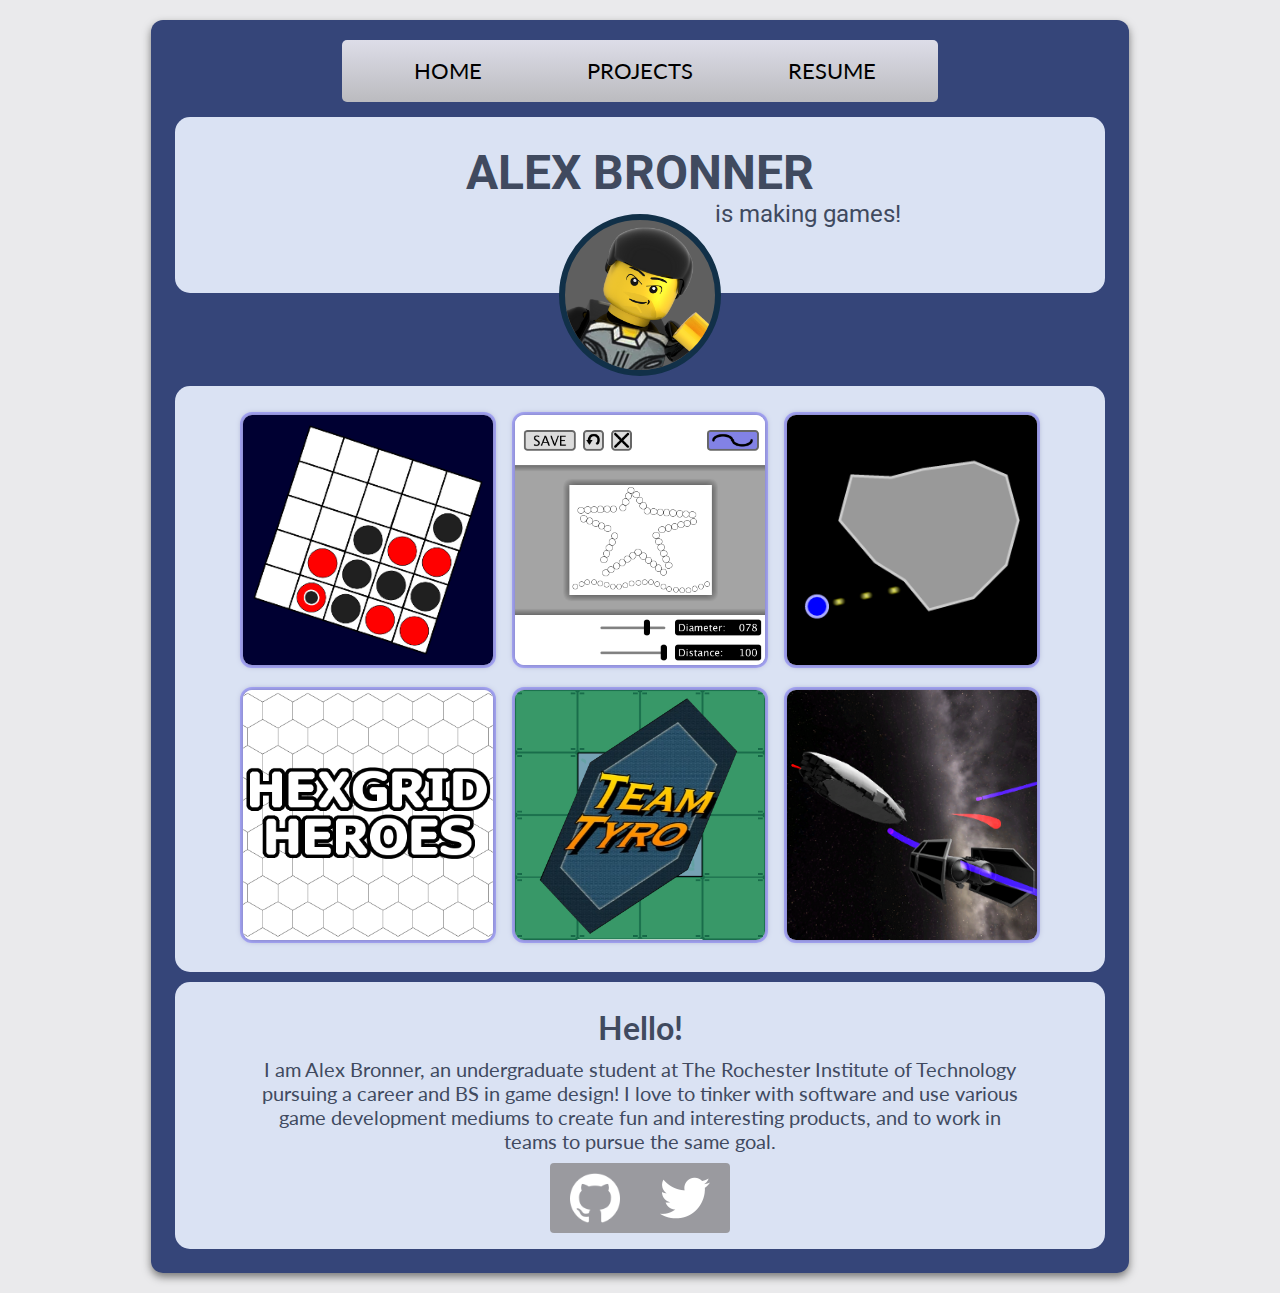
<file: index.html>
<!doctype html>
<html lang="en">
	<head>
		<meta charset="utf-8">
		<title>Home</title>
		<link rel="stylesheet" type="text/css" href="css/main.css"/>
		<link rel="stylesheet" type="text/css" href="http://fonts.googleapis.com/css?family=Lato"/>
		<link rel="stylesheet" type="text/css" href="http://fonts.googleapis.com/css?family=Roboto:500"/>
	</head>
	<body>
		<div id="border_super">
			<div id="border">
				<nav>
					<ul id="nav_list">
						<li class="nav_lvl_1"><a class="nav_a" href="javascript:void(0)">HOME</a></li>
						<li class="nav_lvl_1"><a class="nav_a" href="javascript:void(0)">PROJECTS</a>
							<ul class="nav_drop">
								<li class="nav_lvl_2"><a class="nav_a" href="item_rota.html">ROTA</a></li>
								<li class="nav_lvl_2"><a class="nav_a" href="item_bubbles.html">BUBBLES</a></li>
								<li class="nav_lvl_2"><a class="nav_a" href="item_impact.html">IMPACT</a></li>
								<li class="nav_lvl_2"><a class="nav_a" href="item_hexgrid.html">HEXGRID HEROES</a></li>
								<li class="nav_lvl_2"><a class="nav_a" href="item_tyro.html">TEAM TYRO</a></li>
								<li class="nav_lvl_2"><a class="nav_a" href="item_space.html">AUTONOMOUS SPACE SIM</a></li>
							</ul>
						</li>
						<li class="nav_lvl_1"><a class="nav_a" href="resume.pdf" target="_blank">RESUME</a>
					</ul>
				</nav>
				<header style="padding-bottom: 75px; margin-bottom: -79px;">
					<h1>ALEX BRONNER</h1>
					<p id="tilt_text">is making games!</p>
				</header>
				<img
					class="icon_pic"
					src="media/icon.png"
					alt="Icon">
				<article class="content" id="port">
					<ul id="port_list">
						<li class="port_item">
							<a class="port_a" href="item_rota.html">
								<h2 class="port_title">ROTA</h2>
								<div class="port_tint">
									<img
										class="port_pic"
										src="media/button_rota.png"
										alt="Portfolio item">
								</div>
							</a>
						</li>
						<li class="port_item">
							<a class="port_a" href="item_bubbles.html">
								<h2 class="port_title">BUBBLES</h2>
								<div class="port_tint">
									<img
										class="port_pic"
										src="media/button_bubbles.png"
										alt="Portfolio item">
								</div>
							</a>
						</li>
						<li class="port_item">
							<a class="port_a" href="item_impact.html">
								<h2 class="port_title">IMPACT</h2>
								<div class="port_tint">
									<img
										class="port_pic"
										src="media/button_impact.png"
										alt="Portfolio item">
								</div>
							</a>
						</li>
						<li class="port_item">
							<a class="port_a" href="item_hexgrid.html">
								<h2 class="port_title">HEXGRID HEROES</h2>
								<div class="port_tint">
									<img
										class="port_pic"
										src="media/button_hexgrid.png"
										alt="Portfolio item">
								</div>
							</a>
						</li>
						<li class="port_item">
							<a class="port_a" href="item_tyro.html">
								<h2 class="port_title">TEAM TYRO</h2>
								<div class="port_tint">
									<img
										class="port_pic"
										src="media/button_teamtyro.png"
										alt="Portfolio item">
								</div>
							</a>
						</li>
						<li class="port_item">
							<a class="port_a" href="item_space.html">
								<h2 class="port_title">AUTONOMOUS SPACE SIM</h2>
								<div class="port_tint">
									<img
										class="port_pic"
										src="media/button_tie.png"
										alt="Portfolio item">
								</div>
							</a>
						</li>
					</ul>
				</article>
				<footer>
					<div id="footer_top">
						<h3 id="yo">Hello!</h3>
						<p id="yoparagraph">
							I am Alex Bronner, an undergraduate student at The Rochester Institute of Technology pursuing a career and BS in game design!
							I love to tinker with software and use various game development mediums to create fun and interesting products, and to work in teams to pursue the same goal.	
						</p>
					</div>
					<div class="footer_bottom">
						<div id="git_button">
							<a href="https://github.com/Alcom1">
								<img
									src="media/git.png"
									alt="Portfolio item">
							</a>
						</div>
						<div id="twitter_button">
							<a href="https://twitter.com/AlcomIsst">
								<img
									src="media/twitter.png"
									alt="Portfolio item">
							</a>
						</div>
					</div>
				</footer>
			</div>
		</div>
	</body>
</html>
</file>
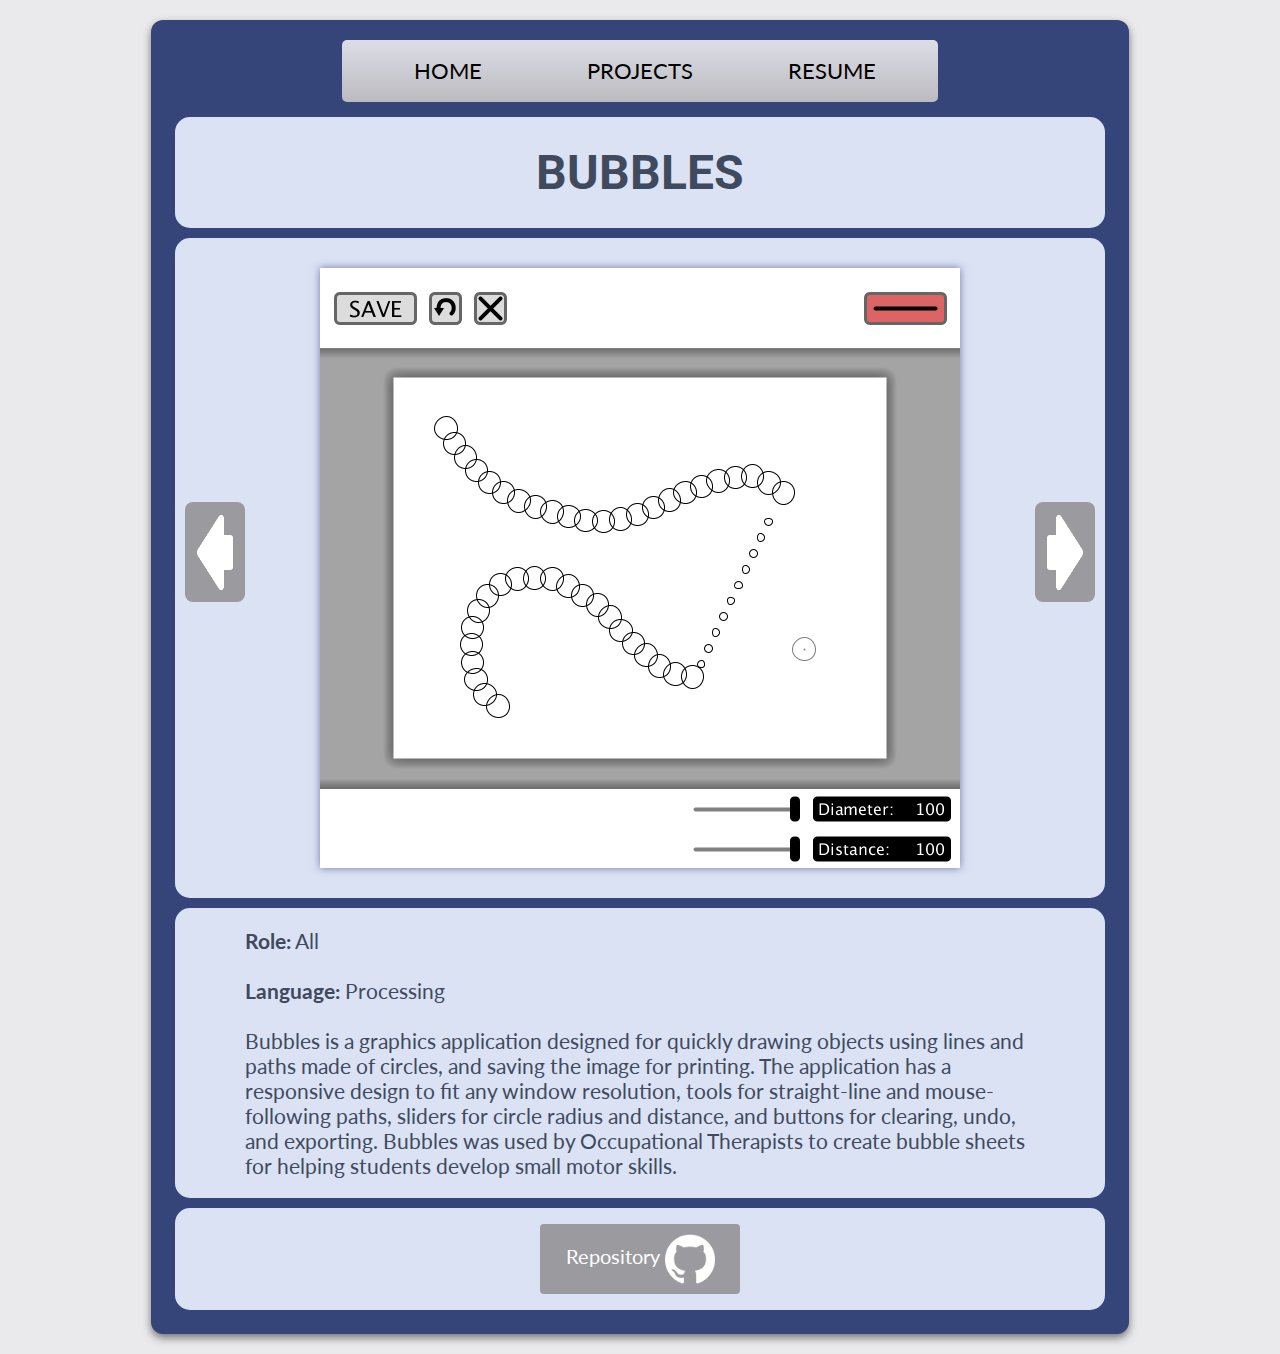
<file: item_bubbles.html>
<!doctype html>
<html lang="en">
	<head>
		<meta charset="utf-8">
		<meta http-equiv="Content-Type" content="text/html; charset=utf-8">
		<title>Bubbles</title>
		<link rel="stylesheet" type="text/css" href="css/main.css"/>
		<link rel="stylesheet" type="text/css" href="css/item.css"/>
		<link rel="stylesheet" type="text/css" href="http://fonts.googleapis.com/css?family=Lato"/>
		<link rel="stylesheet" type="text/css" href="http://fonts.googleapis.com/css?family=Roboto:500"/>
		<script>
			//Global array of images.
			var images = [
				"media/ss_bubbles_1.png",
				"media/ss_bubbles_2.png",
				"media/ss_bubbles_3.png"]
		</script>
		<script src="js/slide_show.js"></script>
	</head>
	<body>
		<div id="border_super">
			<div id="border">
				<nav>
					<ul id="nav_list">
						<li class="nav_lvl_1"><a class="nav_a" href="index.html">HOME</a></li>
						<li class="nav_lvl_1"><a class="nav_a" href="javascript:void(0)">PROJECTS</a>
							<ul class="nav_drop">
								<li class="nav_lvl_2"><a class="nav_a" href="item_rota.html">ROTA</a></li>
								<li class="nav_lvl_2"><a class="nav_a" href="javascript:void(0)">BUBBLES</a></li>
								<li class="nav_lvl_2"><a class="nav_a" href="item_impact.html">IMPACT</a></li>
								<li class="nav_lvl_2"><a class="nav_a" href="item_zippy.html">PROJECT ZIPPY</a></li>
								<li class="nav_lvl_2"><a class="nav_a" href="item_tyro.html">TEAM TYRO</a></li>
								<li class="nav_lvl_2"><a class="nav_a" href="item_space.html">AUTONOMOUS SPACE SIM</a></li>
							</ul>
						</li>
						<li class="nav_lvl_1"><a class="nav_a" href="resume.pdf" target="_blank">RESUME</a>
					</ul>
				</nav>
				<header class="content">
					<h1>BUBBLES</h1>
				</header>
				<article class="content">
					<button id="left" class="slide_button">
						<a id="active_left" class="active" href="javascript:void(0)">
							<img
								src="media/arrow_left.png"
								alt="Portfolio item">
						</a>
					</button>
					<button id="right" class="slide_button">
						<a id="active_right" class="active" href="javascript:void(0)">
							<img
								src="media/arrow_right.png"
								alt="Portfolio item">
						</a>
					</button>
					<div id="slide_show">
						<div id="wrapper_over">
							<img id="img_over" alt="screenshot of game" src="media/ss_teamtyro_1.png">
						</div>
						<div id="wrapper_under">
							<img id="img_under" alt="screenshot of game" src="media/ss_teamtyro_2.png">
						</div>
					</div>
				</article>
				<article class="content">
					<p id="item_description">
					<b>Role:</b> All
					<br>
					<br>
					<b>Language:</b> Processing
					<br>
					<br>
					Bubbles is a graphics application designed for quickly drawing objects using lines and paths made of circles, and saving the image for printing.
					The application has a responsive design to fit any window resolution, tools for straight-line and mouse-following paths, sliders for circle radius and distance, and buttons for clearing, undo, and exporting.
					Bubbles was used by Occupational Therapists to create bubble sheets for helping students develop small motor skills.
					</p>
				</article>
				<footer>
					<div class="footer_bottom item_repo">
						<div id="git_button">
							<a href="https://github.com/Alcom1/Bubbles.git">
								<p>Repository
								<img
									src="media/git.png"
									alt="Portfolio item">
								</p>
							</a>
						</div>
					</div>
				</footer>
			</div>
		</div>
	</body>
</html>
</file>
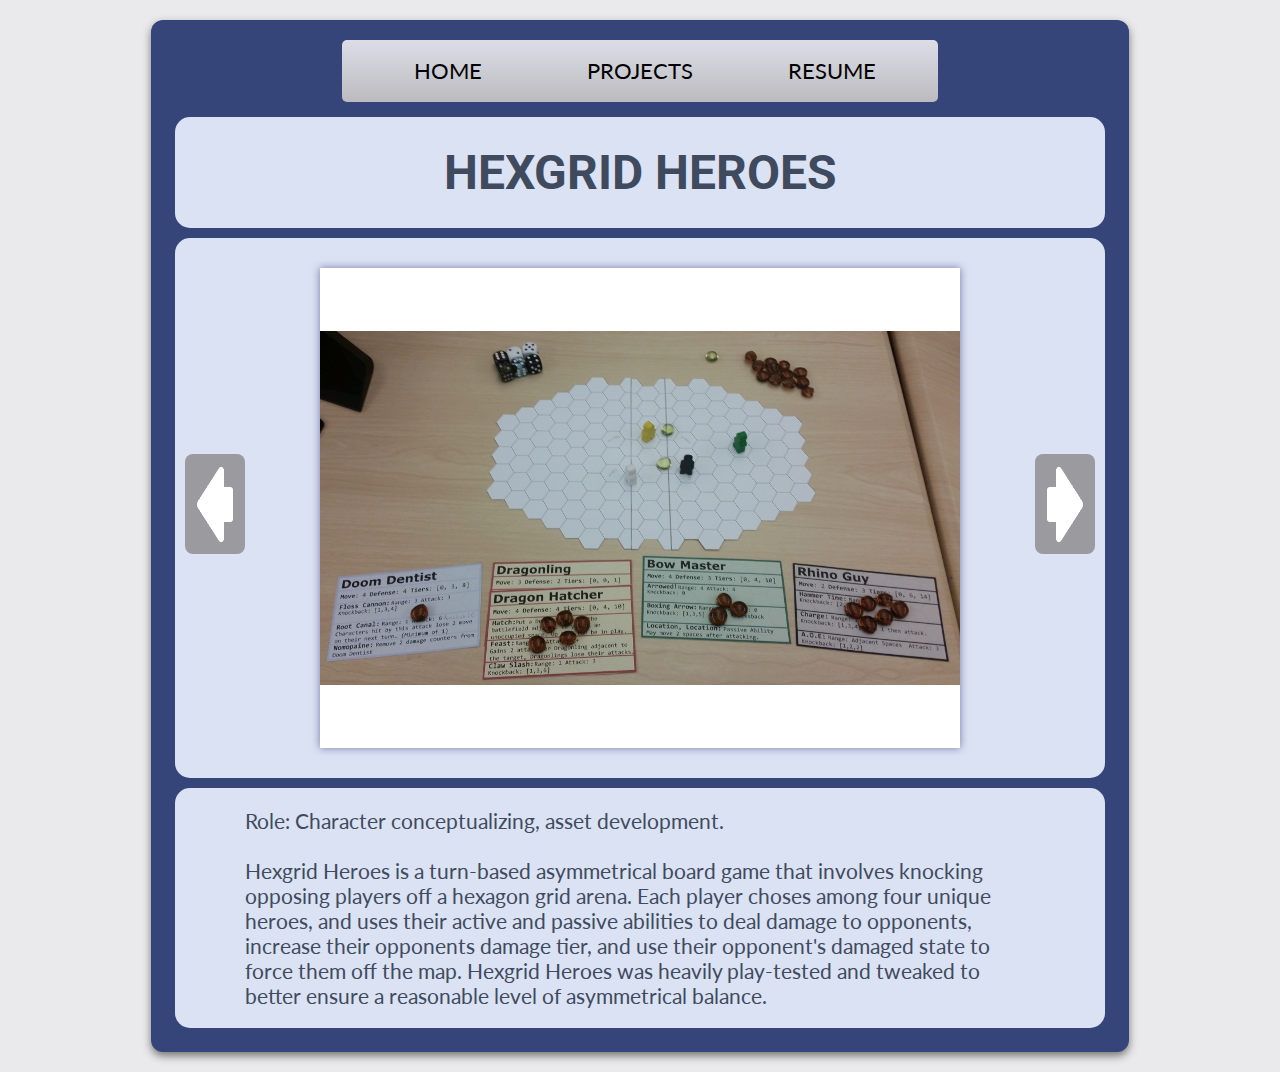
<file: item_hexgrid.html>
<!doctype html>
<html lang="en">
	<head>
		<meta charset="utf-8">
		<meta http-equiv="Content-Type" content="text/html; charset=utf-8">
		<title>Hexgrid</title>
		<link rel="stylesheet" type="text/css" href="css/main.css"/>
		<link rel="stylesheet" type="text/css" href="css/item.css"/>
		<link rel="stylesheet" type="text/css" href="http://fonts.googleapis.com/css?family=Lato"/>
		<link rel="stylesheet" type="text/css" href="http://fonts.googleapis.com/css?family=Roboto:500"/>
		<script>
			//Global array of images.
			var images = [
				"media/ss_hex_1.png",
				"media/ss_hex_2.png",
				"media/ss_hex_3.png",
				"media/ss_hex_4.png"]
		</script>
		<script src="js/slide_show.js"></script>
	</head>
	<body>
		<div id="border_super">
			<div id="border">
				<nav>
					<ul id="nav_list">
						<li class="nav_lvl_1"><a class="nav_a" href="index.html">HOME</a></li>
						<li class="nav_lvl_1"><a class="nav_a" href="javascript:void(0)">PROJECTS</a>
							<ul class="nav_drop">
								<li class="nav_lvl_2"><a class="nav_a" href="item_rota.html">ROTA</a></li>
								<li class="nav_lvl_2"><a class="nav_a" href="item_bubbles.html">BUBBLES</a></li>
								<li class="nav_lvl_2"><a class="nav_a" href="item_impact.html">IMPACT</a></li>
								<li class="nav_lvl_2"><a class="nav_a" href="javascript:void(0)">HEXGRID HEROES</a></li>
								<li class="nav_lvl_2"><a class="nav_a" href="item_tyro.html">TEAM TYRO</a></li>
								<li class="nav_lvl_2"><a class="nav_a" href="item_space.html">AUTONOMOUS SPACE SIM</a></li>
							</ul>
						</li>
						<li class="nav_lvl_1"><a class="nav_a" href="resume.pdf" target="_blank">RESUME</a>
					</ul>
				</nav>
				<header class="content">
					<h1>HEXGRID HEROES</h1>
				</header>
				<article class="content">
					<button id="left" class="slide_button">
						<a id="active_left" class="active" href="javascript:void(0)">
							<img
								src="media/arrow_left.png"
								alt="Portfolio item">
						</a>
					</button>
					<button id="right" class="slide_button">
						<a id="active_right" class="active" href="javascript:void(0)">
							<img
								src="media/arrow_right.png"
								alt="Portfolio item">
						</a>
					</button>
					<div id="slide_show">
						<div id="wrapper_over">
							<img id="img_over" alt="screenshot of game" src="media/ss_teamtyro_1.png">
						</div>
						<div id="wrapper_under">
							<img id="img_under" alt="screenshot of game" src="media/ss_teamtyro_2.png">
						</div>
					</div>
				</article>
				<article class="content">
					<p id="item_description">
					Role: Character conceptualizing, asset development.
					<br>
					<br>
					Hexgrid Heroes is a turn-based asymmetrical board game that involves knocking opposing players off a hexagon grid arena.
					Each player choses among four unique heroes, and uses their active and passive abilities to deal damage to opponents, increase their opponents damage tier, and use their opponent's damaged state to force them off the map.
					Hexgrid Heroes was heavily play-tested and tweaked to better ensure a reasonable level of asymmetrical balance.
					</p>
				</article>
			</div>
		</div>
	</body>
</html>
</file>
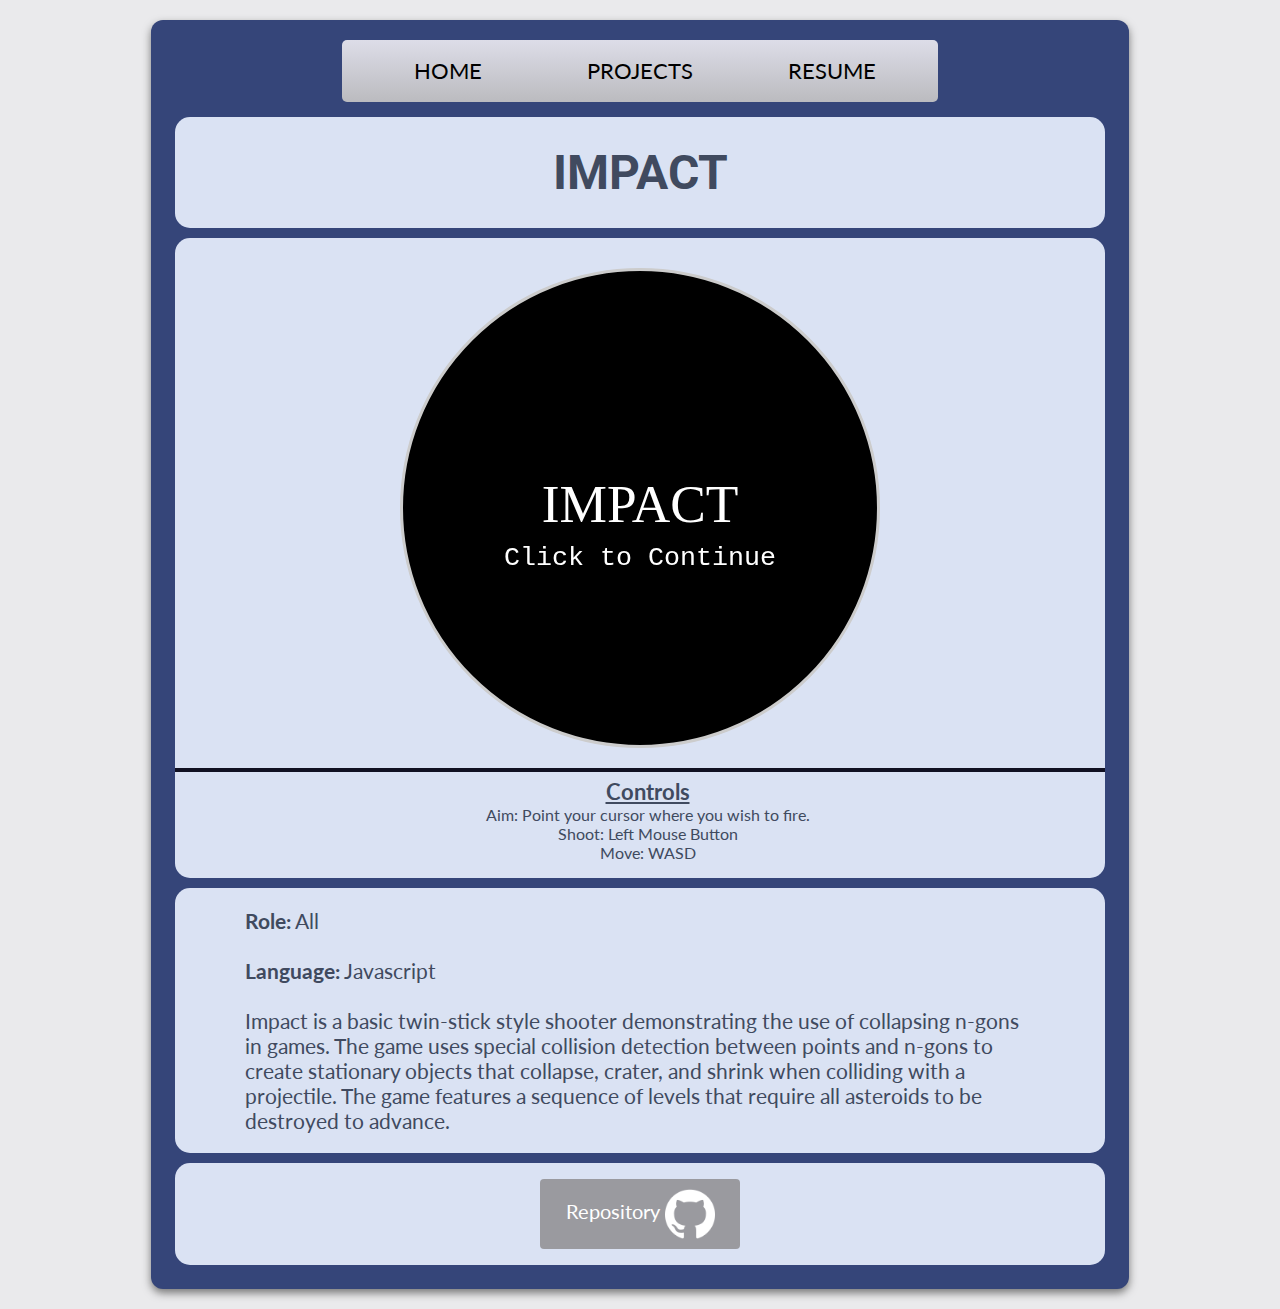
<file: item_impact.html>
<!doctype html>
<html lang="en">
	<head>
		<meta charset="utf-8">
		<meta http-equiv="Content-Type" content="text/html; charset=utf-8">
		<title>Impact</title>
		<link rel="stylesheet" type="text/css" href="css/main.css"/>
		<link rel="stylesheet" type="text/css" href="css/item.css"/>
		<link rel="stylesheet" type="text/css" href="css/canvas.css"/>
		<link rel="stylesheet" type="text/css" href="http://fonts.googleapis.com/css?family=Lato"/>
		<link rel="stylesheet" type="text/css" href="http://fonts.googleapis.com/css?family=Roboto:500"/>
	</head>
	<body>
		<div id="border_super">
			<div id="border">
				<nav>
					<ul id="nav_list">
						<li class="nav_lvl_1"><a class="nav_a" href="index.html">HOME</a></li>
						<li class="nav_lvl_1"><a class="nav_a" href="javascript:void(0)">PROJECTS</a>
							<ul class="nav_drop">
								<li class="nav_lvl_2"><a class="nav_a" href="item_rota.html">ROTA</a></li>
								<li class="nav_lvl_2"><a class="nav_a" href="item_bubbles.html">BUBBLES</a></li>
								<li class="nav_lvl_2"><a class="nav_a" href="javascript:void(0)">IMPACT</a></li>
								<li class="nav_lvl_2"><a class="nav_a" href="item_zippy.html">PROJECT ZIPPY</a></li>
								<li class="nav_lvl_2"><a class="nav_a" href="item_tyro.html">TEAM TYRO</a></li>
								<li class="nav_lvl_2"><a class="nav_a" href="item_space.html">AUTONOMOUS SPACE SIM</a></li>
							</ul>
						</li>
						<li class="nav_lvl_1"><a class="nav_a" href="resume.pdf" target="_blank">RESUME</a>
					</ul>
				</nav>
				<header class="content">
					<h1>IMPACT</h1>
				</header>
				<article class="content" style="position:static">
					<canvas>
						Get a real browser!
					</canvas>
					<!-- Classes -->
					<script src='js/class_vect.js'></script>
					<script src='js/class_shape.js'></script>
					<script src='js/class_geometry_mesh.js'></script>
					<script src='js/class_projectile.js'></script>
					<script src='js/class_player.js'></script>
					
					<!-- Tools -->
					<script src='js/utilities.js'></script>
					<script src='js/loader.js'></script>
					<script src='js/keys.js'></script>
					
					<!-- Modules -->
					<script src='js/module_projectiles.js'></script>
					<script src='js/module_levels.js'></script>
					<script src='js/module_sound.js'></script>
					<script src='js/module_main.js'></script>
					<section id="audioControls">
						<audio id="effectAudio" controls></audio>
						<audio id="pShootAudio" src="media/db1.ogg" controls></audio>
					</section>
					<hr>
					<div id="controls">
						<h3><u>Controls</u></h3>
						<p>Aim: Point your cursor where you wish to fire.</p>
						<p>Shoot: Left Mouse Button</p>
						<p>Move: WASD</p>
					</div>
				</article>
				<article class="content">
					<p id="item_description">
					<b>Role:</b> All
					<br>
					<br>
					<b>Language:</b> Javascript
					<br>
					<br>
					Impact is a basic twin-stick style shooter demonstrating the use of collapsing n-gons in games.
					The game uses special collision detection between points and n-gons to create stationary objects that collapse, crater, and shrink when colliding with a projectile.
					The game features a sequence of levels that require all asteroids to be destroyed to advance.
					</p>
				</article>
				<footer>
					<div class="footer_bottom item_repo">
						<div id="git_button">
							<a href="https://github.com/Alcom1/Impact">
								<p>Repository
								<img
									src="media/git.png"
									alt="Portfolio item">
								</p>
							</a>
						</div>
					</div>
				</footer>
			</div>
		</div>
	</body>
</html>
</file>
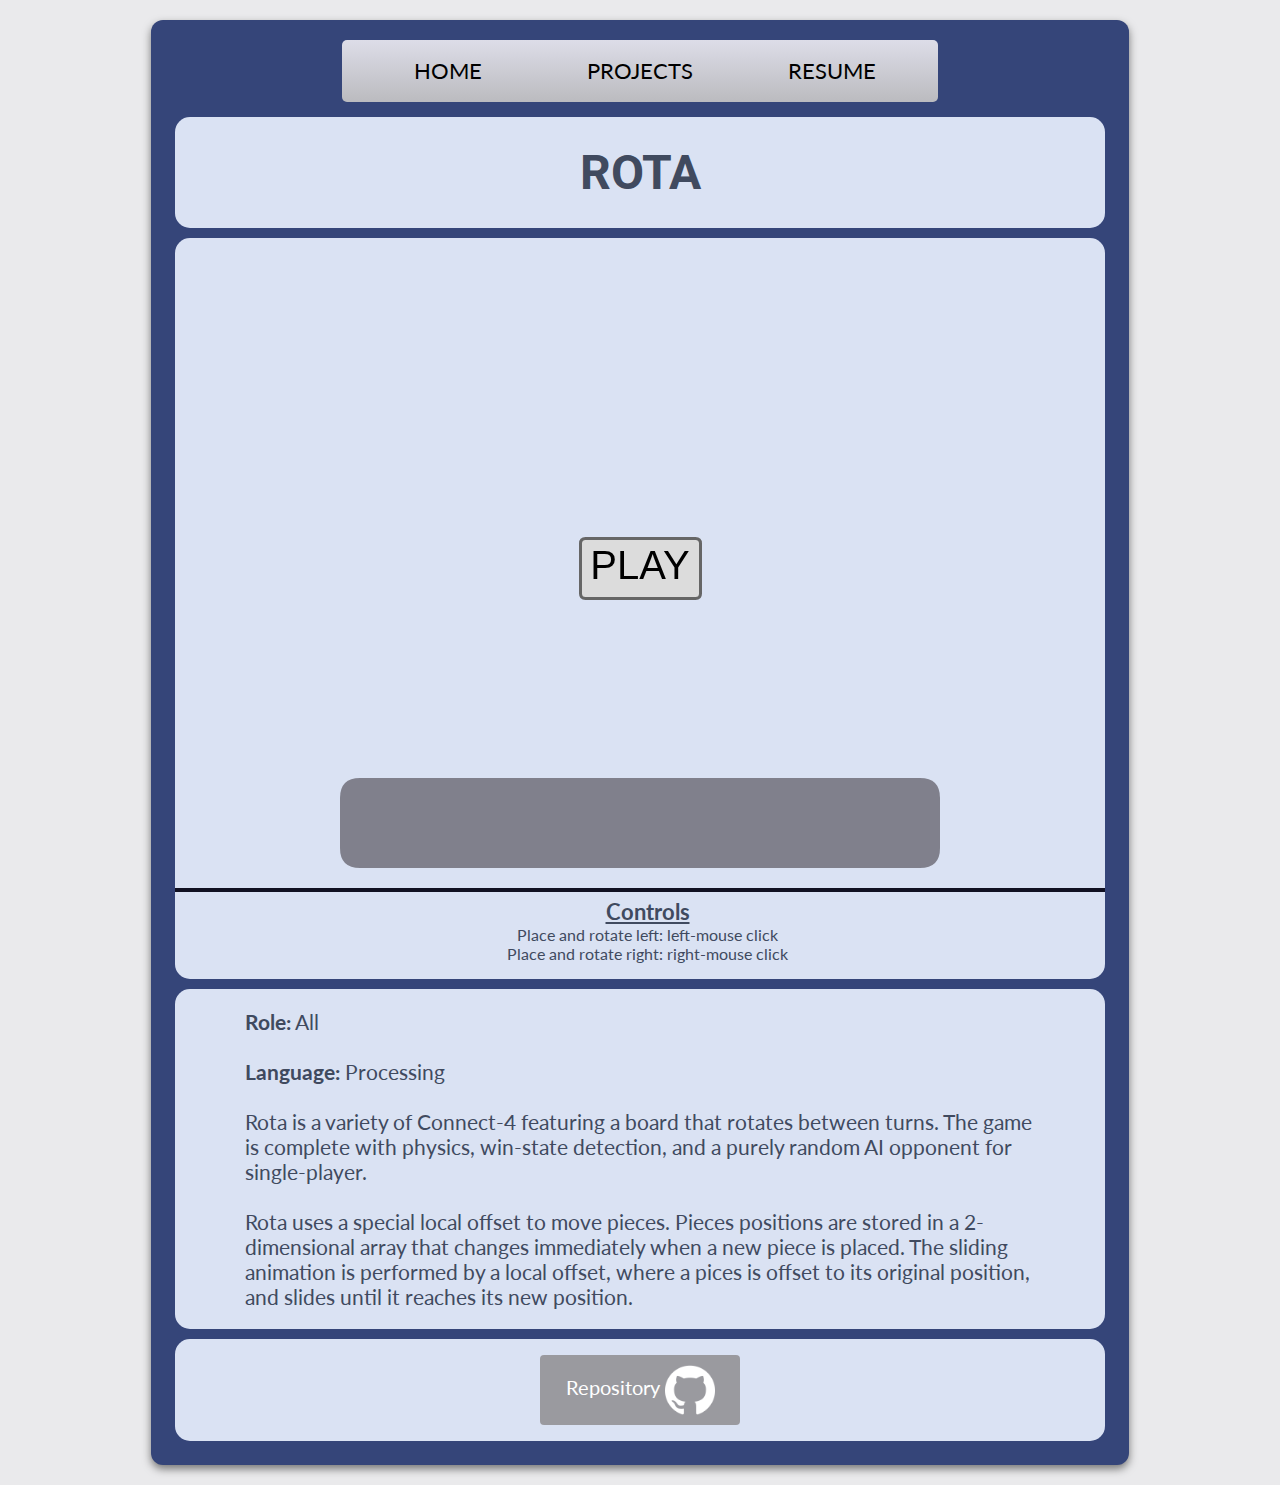
<file: item_rota.html>
<!doctype html>
<html lang="en">
	<head>
		<meta charset="utf-8">
		<meta http-equiv="Content-Type" content="text/html; charset=utf-8">
		<title>Rota</title>
		<link rel="stylesheet" type="text/css" href="css/main.css"/>
		<link rel="stylesheet" type="text/css" href="css/item.css"/>
		<link rel="stylesheet" type="text/css" href="css/canvas.css"/>
		<link rel="stylesheet" type="text/css" href="http://fonts.googleapis.com/css?family=Lato"/>
		<link rel="stylesheet" type="text/css" href="http://fonts.googleapis.com/css?family=Roboto:500"/>
		<script src="js/processing.min.js"></script>
	</head>
	<body>
		<div id="border_super">
			<div id="border">
				<nav>
					<ul id="nav_list">
						<li class="nav_lvl_1"><a class="nav_a" href="index.html">HOME</a></li>
						<li class="nav_lvl_1"><a class="nav_a" href="javascript:void(0)">PROJECTS</a>
							<ul class="nav_drop">
								<li class="nav_lvl_2"><a class="nav_a" href="javascript:void(0)">ROTA</a></li>
								<li class="nav_lvl_2"><a class="nav_a" href="item_bubbles.html">BUBBLES</a></li>
								<li class="nav_lvl_2"><a class="nav_a" href="item_impact.html">IMPACT</a></li>
								<li class="nav_lvl_2"><a class="nav_a" href="item_zippy.html">PROJECT ZIPPY</a></li>
								<li class="nav_lvl_2"><a class="nav_a" href="item_tyro.html">TEAM TYRO</a></li>
								<li class="nav_lvl_2"><a class="nav_a" href="item_space.html">AUTONOMOUS SPACE SIM</a></li>
							</ul>
						</li>
						<li class="nav_lvl_1"><a class="nav_a" href="resume.pdf" target="_blank">RESUME</a>
					</ul>
				</nav>
				<header class="content">
					<h1>ROTA</h1>
				</header>
				<article class="content">
					<canvas data-processing-sources="
						pde/Connect_4.pde
						pde/AI.pde
						pde/Button.pde
						pde/Button_2_Play.pde
						pde/Button_Play.pde
						pde/Button_Single.pde
						pde/Grid.pde
						pde/GridSpace.pde"></canvas>
					<hr>
					<div id="controls">
						<h3><u>Controls</u></h3>
						<p>Place and rotate left: left-mouse click</p>
						<p>Place and rotate right: right-mouse click</p>
					</div>
				</article>
				<article class="content">
					<p id="item_description">
					<b>Role:</b> All
					<br>
					<br>
					<b>Language:</b> Processing
					<br>
					<br>
					Rota is a variety of Connect-4 featuring a board that rotates between turns.
					The game is complete with physics, win-state detection, and a purely random AI opponent for single-player.
					<br>
					<br>
					Rota uses a special local offset to move pieces. Pieces positions are stored in a 2-dimensional array that changes immediately when a new piece is placed.
					The sliding animation is performed by a local offset, where a pices is offset to its original position, and slides until it reaches its new position.
					</p>
				</article>
				<footer>
					<div class="footer_bottom item_repo">
						<div id="git_button">
							<a href="https://github.com/Alcom1/Rota">
								<p>Repository
								<img
									src="media/git.png"
									alt="Portfolio item">
								</p>
							</a>
						</div>
					</div>
				</footer>
			</div>
		</div>
	</body>
</html>
</file>
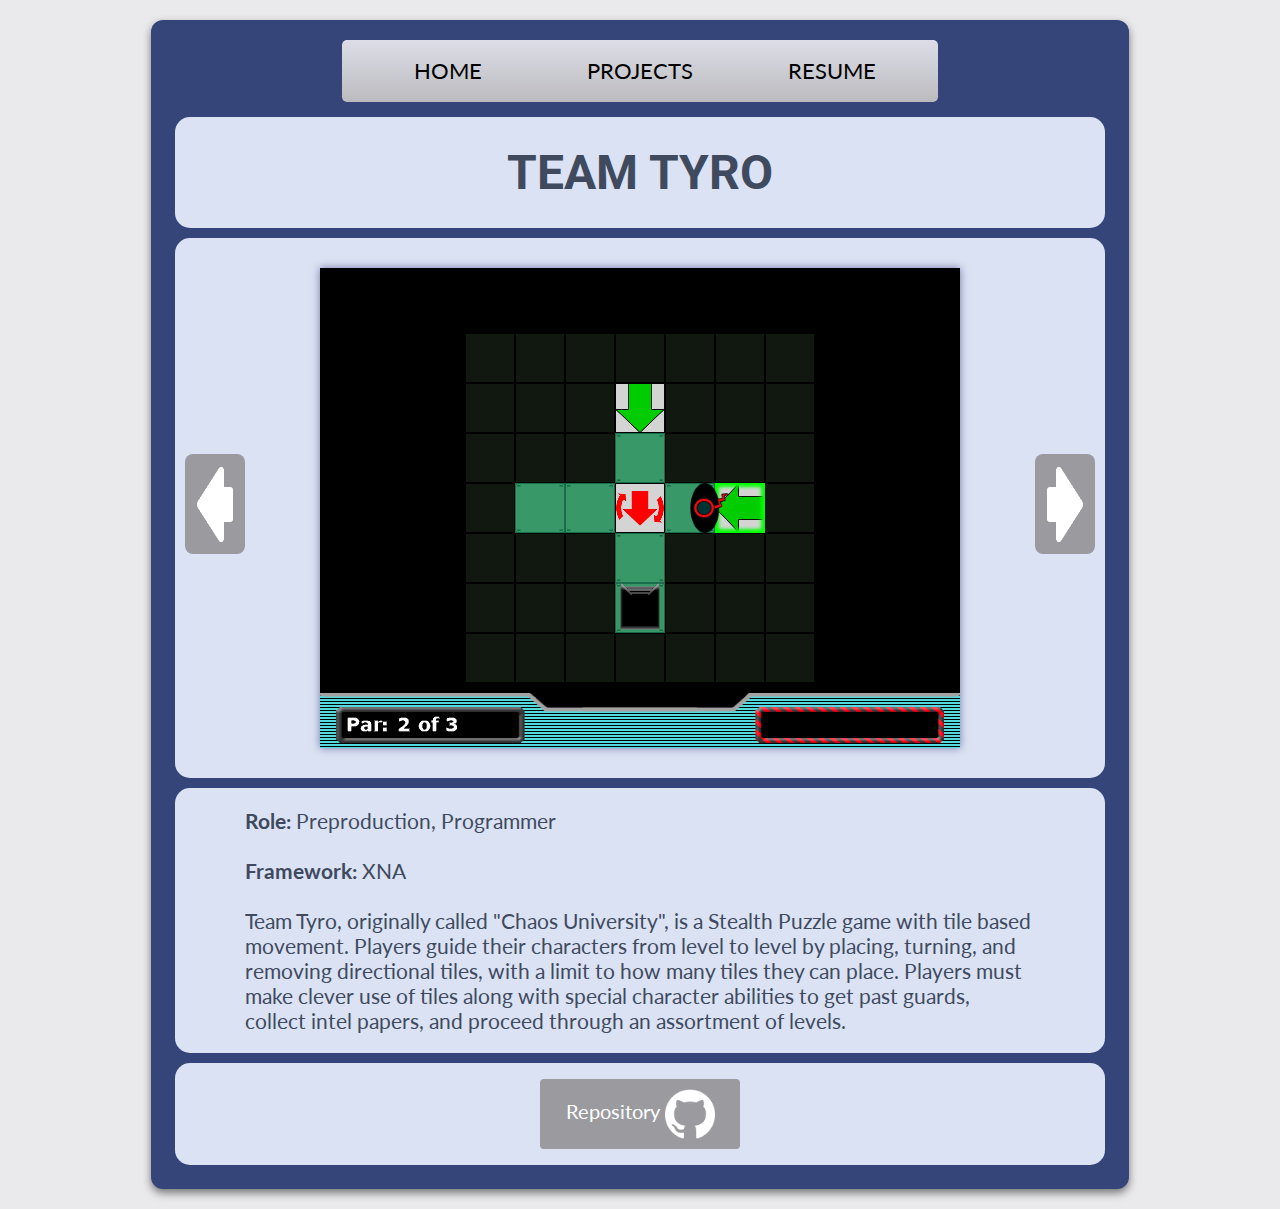
<file: item_tyro.html>
<!doctype html>
<html lang="en">
	<head>
		<meta charset="utf-8">
		<meta http-equiv="Content-Type" content="text/html; charset=utf-8">
		<title>Team Tyro</title>
		<link rel="stylesheet" type="text/css" href="css/main.css"/>
		<link rel="stylesheet" type="text/css" href="css/item.css"/>
		<link rel="stylesheet" type="text/css" href="http://fonts.googleapis.com/css?family=Lato"/>
		<link rel="stylesheet" type="text/css" href="http://fonts.googleapis.com/css?family=Roboto:500"/>
		<script>
			//Global array of images.
			var images = [
				"media/ss_teamtyro_1.png",
				"media/ss_teamtyro_2.png",
				"media/ss_teamtyro_3.png",
				"media/ss_teamtyro_4.png"]
		</script>
		<script src="js/slide_show.js"></script>
	</head>
	<body>
		<div id="border_super">
			<div id="border">
				<nav>
					<ul id="nav_list">
						<li class="nav_lvl_1"><a class="nav_a" href="index.html">HOME</a></li>
						<li class="nav_lvl_1"><a class="nav_a" href="javascript:void(0)">PROJECTS</a>
							<ul class="nav_drop">
								<li class="nav_lvl_2"><a class="nav_a" href="item_rota.html">ROTA</a></li>
								<li class="nav_lvl_2"><a class="nav_a" href="item_bubbles.html">BUBBLES</a></li>
								<li class="nav_lvl_2"><a class="nav_a" href="item_impact.html">IMPACT</a></li>
								<li class="nav_lvl_2"><a class="nav_a" href="item_zippy.html">PROJECT ZIPPY</a></li>
								<li class="nav_lvl_2"><a class="nav_a" href="item_tyro.html">TEAM TYRO</a></li>
								<li class="nav_lvl_2"><a class="nav_a" href="item_space.html">AUTONOMOUS SPACE SIM</a></li>
							</ul>
						</li>
						<li class="nav_lvl_1"><a class="nav_a" href="resume.pdf" target="_blank">RESUME</a>
					</ul>
				</nav>
				<header class="content">
					<h1>TEAM TYRO</h1>
				</header>
				<article class="content">
					<button id="left" class="slide_button">
						<a id="active_left" class="active" href="javascript:void(0)">
							<img
								src="media/arrow_left.png"
								alt="Portfolio item">
						</a>
					</button>
					<button id="right" class="slide_button">
						<a id="active_right" class="active" href="javascript:void(0)">
							<img
								src="media/arrow_right.png"
								alt="Portfolio item">
						</a>
					</button>
					<div id="slide_show">
						<div id="wrapper_over">
							<img id="img_over" alt="screenshot of game" src="media/ss_teamtyro_1.png">
						</div>
						<div id="wrapper_under">
							<img id="img_under" alt="screenshot of game" src="media/ss_teamtyro_2.png">
						</div>
					</div>
				</article>
				<article class="content">
					<p id="item_description">
					<b>Role:</b> Preproduction, Programmer
					<br>
					<br>
					<b>Framework:</b> XNA
					<br>
					<br>
					Team Tyro, originally called "Chaos University", is a Stealth Puzzle game with tile based movement.
					Players guide their characters from level to level by placing, turning, and removing directional tiles, with a limit to how many tiles they can place.
					Players must make clever use of tiles along with special character abilities to get past guards, collect intel papers, and proceed through an assortment of levels.
					</p>
				</article>
				<footer>
					<div class="footer_bottom item_repo">
						<div id="git_button">
							<a href="https://github.com/cab9223/chaos-university">
								<p>Repository
								<img
									src="media/git.png"
									alt="Portfolio item">
								</p>
							</a>
						</div>
					</div>
				</footer>
			</div>
		</div>
	</body>
</html>
</file>
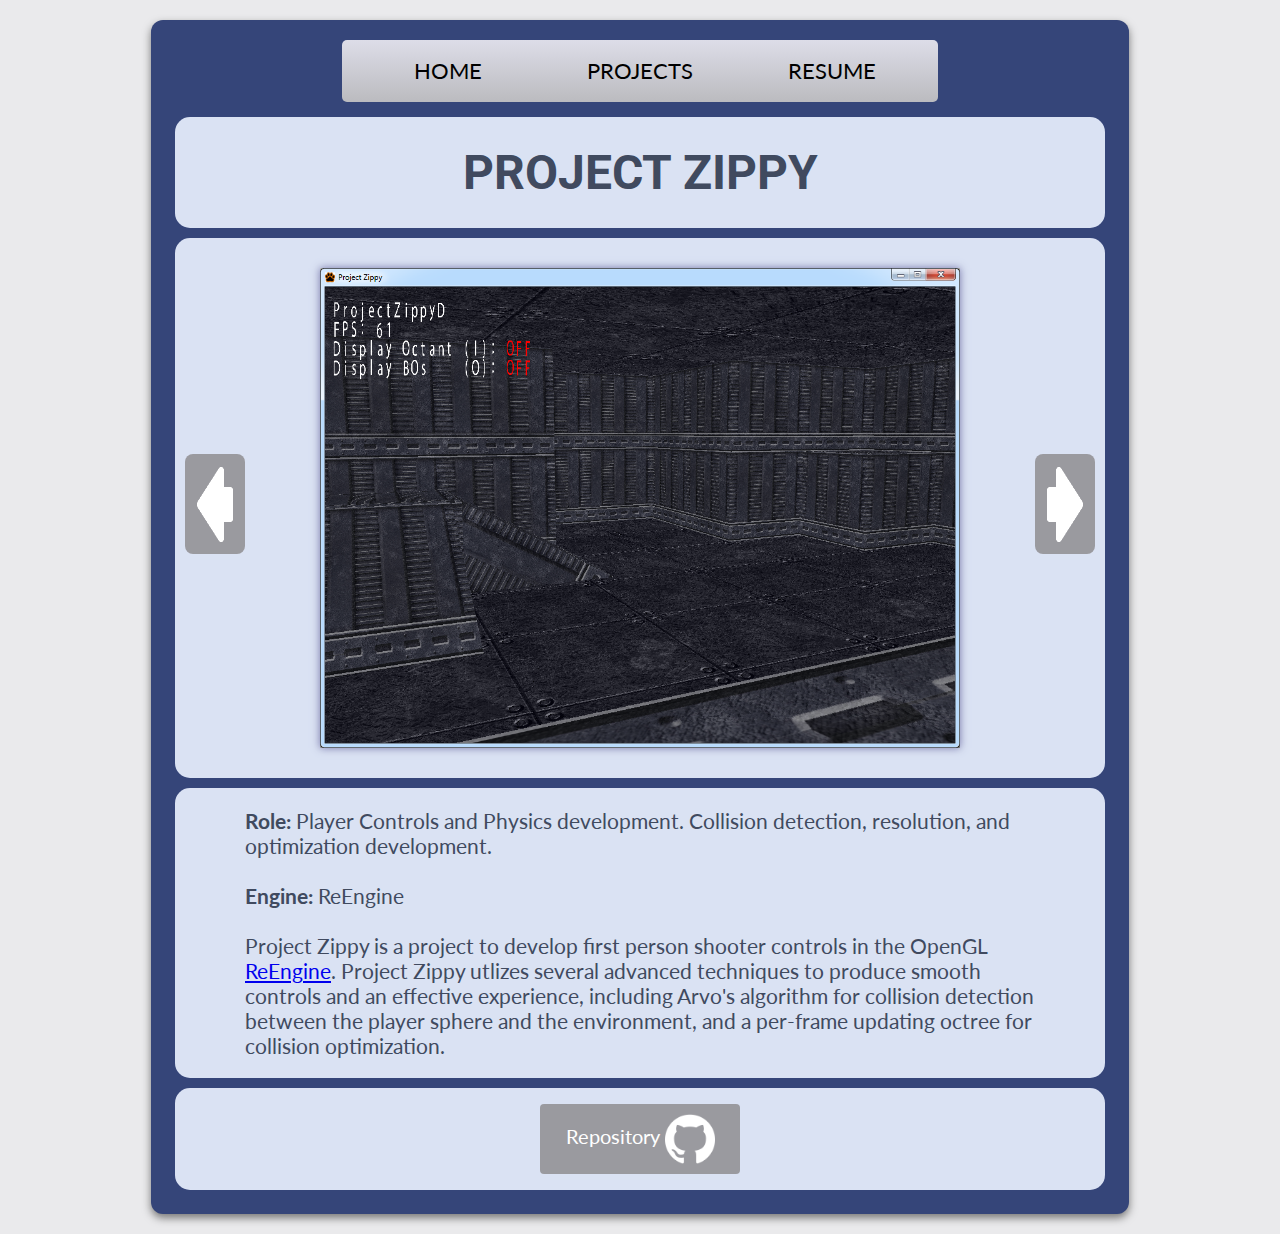
<file: item_zippy.html>
<!doctype html>
<html lang="en">
	<head>
		<meta charset="utf-8">
		<meta http-equiv="Content-Type" content="text/html; charset=utf-8">
		<title>Project Zippy</title>
		<link rel="stylesheet" type="text/css" href="css/main.css"/>
		<link rel="stylesheet" type="text/css" href="css/item.css"/>
		<link rel="stylesheet" type="text/css" href="http://fonts.googleapis.com/css?family=Lato"/>
		<link rel="stylesheet" type="text/css" href="http://fonts.googleapis.com/css?family=Roboto:500"/>
		<script>
			//Global array of images.
			var images = [
				"media/ss_pz_1.png",
				"media/ss_pz_2.png",
				"media/ss_pz_3.png"]
		</script>
		<script src="js/slide_show.js"></script>
	</head>
	<body>
		<div id="border_super">
			<div id="border">
				<nav>
					<ul id="nav_list">
						<li class="nav_lvl_1"><a class="nav_a" href="index.html">HOME</a></li>
						<li class="nav_lvl_1"><a class="nav_a" href="javascript:void(0)">PROJECTS</a>
							<ul class="nav_drop">
								<li class="nav_lvl_2"><a class="nav_a" href="item_rota.html">ROTA</a></li>
								<li class="nav_lvl_2"><a class="nav_a" href="item_bubbles.html">BUBBLES</a></li>
								<li class="nav_lvl_2"><a class="nav_a" href="item_impact.html">IMPACT</a></li>
								<li class="nav_lvl_2"><a class="nav_a" href="javascript:void(0)">PROJECT ZIPPY</a></li>
								<li class="nav_lvl_2"><a class="nav_a" href="item_tyro.html">TEAM TYRO</a></li>
								<li class="nav_lvl_2"><a class="nav_a" href="item_space.html">AUTONOMOUS SPACE SIM</a></li>
							</ul>
						</li>
						<li class="nav_lvl_1"><a class="nav_a" href="resume.pdf" target="_blank">RESUME</a>
					</ul>
				</nav>
				<header class="content">
					<h1>PROJECT ZIPPY</h1>
				</header>
				<article class="content">
					<button id="left" class="slide_button">
						<a id="active_left" class="active" href="javascript:void(0)">
							<img
								src="media/arrow_left.png"
								alt="Portfolio item">
						</a>
					</button>
					<button id="right" class="slide_button">
						<a id="active_right" class="active" href="javascript:void(0)">
							<img
								src="media/arrow_right.png"
								alt="Portfolio item">
						</a>
					</button>
					<div id="slide_show">
						<div id="wrapper_over">
							<img id="img_over" alt="screenshot of game" src="media/ss_teamtyro_1.png">
						</div>
						<div id="wrapper_under">
							<img id="img_under" alt="screenshot of game" src="media/ss_teamtyro_2.png">
						</div>
					</div>
				</article>
				<article class="content">
					<p id="item_description">
					<b>Role:</b> Player Controls and Physics development. Collision detection, resolution, and optimization development.
					<br>
					<br>
					<b>Engine:</b> ReEngine
					<br>
					<br>
					Project Zippy is a project to develop first person shooter controls in the OpenGL <a href="https://github.com/labigm/ReEngineApp_2015s">ReEngine</a>.
					Project Zippy utlizes several advanced techniques to produce smooth controls and an effective experience,
					including Arvo's algorithm for collision detection between the player sphere and the environment,
					and a per-frame updating octree for collision optimization.
					</p>
				</article>
				<footer>
					<div class="footer_bottom item_repo">
						<div id="git_button">
							<a href="https://github.com/Alcom1/Project-Zippy">
								<p>Repository
								<img
									src="media/git.png"
									alt="Portfolio item">
								</p>
							</a>
						</div>
					</div>
				</footer>
			</div>
		</div>
	</body>
</html>
</file>
<file: css/main.css>
/* GENERAL */

*
{
	font-family: Lato, Verdana, Sans-serif;
	margin: 0;
	padding: 0;
}

/* NAVIGATION */

nav
{
	font-size: 24px;
	text-align: center;
}

#nav_list
{
    background: #DDDDE8;
	background: linear-gradient(#BBBBBF, #BBBBBF);  
	background: -moz-linear-gradient(#DDDDE8, #BBBBBF); 
	background: -webkit-linear-gradient(#DDDDE8,#BBBBBF);
	background: -o-linear-gradient(#DDDDE8,#BBBBBF);
	
	padding: 0 10px;
	border-radius: 5px;
	display: inline-table;
}

#nav_list:after
{
	clear: both;
	content: "";
	display: block;
}

.nav_lvl_1, .nav_lvl_2
{
	background-color: transparent;
	
	display: block;
	position: relative;
	float: left;
	min-width: 8em;
}

.nav_lvl_2
{
	float: none;
	background: #55555C;
	z-index: 2;
}

.nav_lvl_1 .nav_a
{
	display: block;
	padding: 18px 0px;
	text-decoration: none;
	font-size: .9em;
	color: #000;
}

.nav_lvl_2 .nav_a
{
	display: block;
	padding: 8px 0px;
	text-decoration: none;
	font-size: .65em;
	color: #000;
}

.nav_drop
{
	list-style: none;
	position: absolute;
	display: none;
}

.nav_lvl_1:hover
{
	background: #55555C;
	background: linear-gradient(rgba(0, 0, 0, 0), #55555C);  
	background: -moz-linear-gradient(rgba(0, 0, 0, 0), #55555C); 
	background: -webkit-linear-gradient(rgba(0, 0, 0, 0),#55555C);
	background: -o-linear-gradient(rgba(0, 0, 0, 0),#55555C);
}

.nav_lvl_1:hover .nav_drop
{
	display: block;
}

.nav_lvl_1:hover .nav_a
{
	color: #FFF;
}

.nav_lvl_2 .nav_a:hover
{
	background: #808088;
}

/* Portfolio List */
#port
{
	text-align: center;
}

#port_list
{
    margin: 8px 0px;
	display: inline-table;
}

.port_item
{
    margin: 8px 8px 8px 8px;
    list-style: none;
    position: relative;
    display: inline-block;
}

.port_tint
{
	background: #fff;
	border: 3px solid #AAAAFF;
	border-radius: 12px;
}

.port_tint:before
{
	content: "";
	position: absolute;
	top: 2px;
	bottom: 2px;
	left: 2px;
	right: 2px;
	background: none;
	border-radius: 10px;
	-moz-transition: background .15s linear;
	-webkit-transition: background .15s linear;
	transition: background .15s linear;
	z-index: 1;
}

.port_item:hover  .port_tint:before
{
	background: rgba(255, 255, 255, 0.90);
}

.port_pic
{
	width: 250px;
	height: 250px;
	border-radius: 9px;
	box-shadow: 0px 0px 6px #77A;
}

.port_title
{
	position: absolute;
	width: 100%;
	z-index: 2;
	
	-ms-transform: scale(0, 0);
    -webkit-transform: scale(0, 0);
    transform: scale(0, 0);
	-moz-transition: transform .15s linear;
	-webkit-transition: transform .15s linear;
	transition: transform .15s linear;
}

.port_item:hover .port_title
{
	-ms-transform: scale(1, 1);
    -webkit-transform: scale(1, 1);
    transform: scale(1, 1);
}

.port_text
{
	position: absolute;
	width: 100%;
	z-index: 2;
	
	-ms-transform: scale(0, 0);
    -webkit-transform: scale(0, 0);
    transform: scale(0, 0);
	-moz-transition: transform .15s linear;
	-webkit-transition: transform .15s linear;
	transition: transform .15s linear;
}

.port_item:hover .port_text
{
	-ms-transform: scale(1, 1);
    -webkit-transform: scale(1, 1);
    transform: scale(1, 1);
}



/* CONTAINERS */

body
{
	background-color: #EAEAEC;
}

#border_super
{
	padding: 20px;
}

#border
{
	padding: 20px 14px 14px 14px;
	max-width: 950px;
	margin: auto;
	background-color: #354579;
	border-radius: 12px;
	box-shadow: 0px 4px 8px #777;
}

header, footer, .content
{
    padding: 10px 0px;
    position: relative;
	margin: 10px;
	max-width: 2000px;
	border-radius: 15px;
	background-color: #DAE2F3;
	
	clear: both;
}

footer
{
    padding-top: 16px;
    padding-bottom: 16px;
}

/* FOOTER */

#footer_top
{
	margin: 10px;
}

.footer_bottom
{
	margin-left: auto;
    margin-right: auto;
	width: 180px;
	border-radius: 4px;
	background-color: #9A9A9F;
}

.footer_bottom:after
{
    clear: both;
    content: "";
    display: table;
}

#git_button
{
	float: left;
	margin : 10px;
	margin-left: 20px;
	width: 50px;
}

#git_button img
{
	width: 50px;	
}

#twitter_button
{
	float: right;
	margin : 10px;
	margin-right: 20px;
}

#twitter_button img
{
	width: 50px;	
}

#git_button:hover, #twitter_button:hover
{
    -webkit-filter: brightness(20%); /* Chrome, Safari, Opera */
    filter: brightness(20%);
}

#yo
{
	margin: 10px;
	font-size: 32px;
	text-align: center;
	color: #404a5f;
}

#yoparagraph
{
	margin: 10px 70px;
	font-size: 20px;
	text-align: center;
	color: #404a5f;
}

/* TEXT AND IMAGERY */

h1
{
    padding: 5px 0px;
	margin: 12px auto;
	text-align: center;
	font-family: Roboto, verdana, sans-serif;
	font-size: 48px;
	color: #404a5f;
}

h2
{
	margin: 12px auto 12px auto;
	font-family: Roboto, verdana, sans-serif;
	text-align: center;
	color: #000;
}

img
{
	display: block;
	margin-left: auto;
	margin-right: auto;
}

#tilt_text
{
	position: absolute;
	left: 50%;
	margin-top: -18px;
	padding-left: 75px;
	padding-right: 50px;
	font-family: Roboto, verdana, sans-serif;
	font-size: 24px;
	color: #404a5f;
}

.icon_pic
{
	position: relative;
	bottom: 0px;
	width: 150px;
	margin-left: auto;
	margin-right: auto;
	border: 6px solid #113048;
	border-radius: 82px;
	background-color: #5F5F5F;
	z-index: 1;
}

.self_pic
{
	width: 180px;
	border-radius: 8px;
}

hr
{
	border: 2px solid #112;
}

@media (max-width: 685px)
{
	.nav_lvl_1
	{
		float: none;
	}
}
</file>
<file: css/item.css>
h1
{
	margin: 12px 30px;
}

#item_description
{
	margin: 10px 70px;
	font-size: 21px;
	color: #404a5f;
}

.item_repo
{
	width: 200px;
}

#git_button
{
	float: none;
	margin: auto;
	padding: 10px;
	width: auto;
}

#git_button img
{
	display: inline;
	vertical-align: middle;
}

#git_button p
{
	margin: auto;
	font-size: 20px;
	color: #FFF;
	text-align: center;
}

#git_button a
{
	text-decoration: none;
}

.slide_button
{
	position: absolute;
	width: 60px;
	height: 100px;
	border: 0;
	border-radius: 8px;
	background-color: #9A9A9F;
	z-index: 1;
	cursor: pointer;
}

.slide_button img
{
	margin-top: 0px;
	width: 60%;
	height: 75%;
}

.slide_button:hover img
{
    -webkit-filter: brightness(20%); /* Chrome, Safari, Opera */
    filter: brightness(20%);
}

#left
{
	top: 40%;
	left: 10px;
}

#right
{
	top: 40%;
	right: 10px;
}

#slide_show
{
	position: relative;
	margin: 20px auto;
	width: 640px;
	box-shadow: 0px 0px 8px #77A;
}

#wrapper_over
{
	position: absolute;
	left: 0;
	top:0;
}

#img_under
{
	margin-left: 0;
	margin-right: 0;
	width: 640px;
}

#img_over
{
	width: 640px;
}

.fade_effect
{	
	-moz-transition: opacity .2s linear;
	-webkit-transition: opacity .2s linear;
	transition: opacity .2s linear;
}

@media (max-width: 745px)
{
	#slide_show
	{
		width: 400px;
	}

	#img_under
	{
		width: 400px;
	}

	#img_over
	{
		width: 400px;
	}
}
</file>
<file: css/canvas.css>
canvas
{
	display: block;
	margin-left: auto;
	margin-right: auto;
	margin-top: 20px;
	margin-bottom: 20px;
	background: #DAE2F3;
	image-rendering: crisp-edges;
}

#audioControls
{
	display: none;
}

p
{
	margin-left: 15px;
    color: #404a5f;
}

h3
{
	margin-left: 15px;
	font-size: 22px;
    color: #404a5f;
}

#controls
{
	margin: 6px 0px;
	text-align: center;
}
</file>
